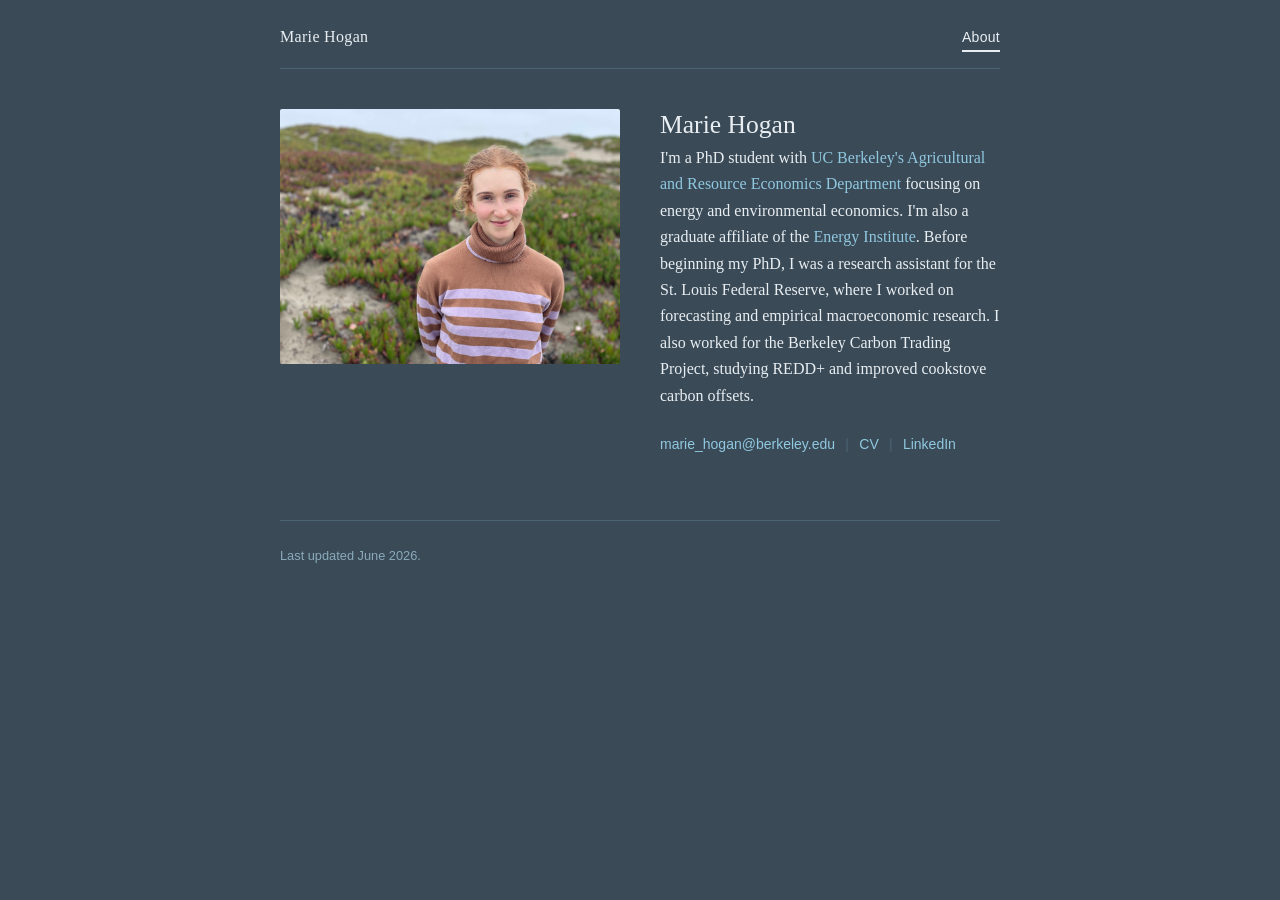
<file: index.html>
<!DOCTYPE html>
<html lang="en">
<head>
  <meta charset="UTF-8">
  <meta name="viewport" content="width=device-width, initial-scale=1.0">
  <title>Marie Hogan</title>
  <link rel="stylesheet" href="assets/css/style.css">
</head>
<body>

<nav>
  <a class="site-name" href="index.html">Marie Hogan</a>
  <a href="index.html" class="active">About</a>
</nav>

<main>
  <div class="about-layout">

    <img src="assets/photo.jpg" alt="Marie Hogan" class="photo">

    <div class="about-text">
      <h1>Marie Hogan</h1>

      <p>
        I'm a PhD student with <a href="https://are.berkeley.edu">UC Berkeley's Agricultural and Resource Economics Department</a>
        focusing on energy and environmental economics. I'm also a graduate affiliate of the
        <a href="https://haas.berkeley.edu/energy-institute/">Energy Institute</a>. Before beginning my PhD, I was a research assistant for the St. Louis
        Federal Reserve, where I worked on forecasting and empirical macroeconomic research.
        I also worked for the Berkeley Carbon Trading Project, studying REDD+ and improved
        cookstove carbon offsets.
      </p>

      <div class="contact-links">
        <a href="mailto:marie_hogan@berkeley.edu">marie_hogan@berkeley.edu</a>
        <span>|</span>
        <a href="assets/cv.pdf">CV</a>
        <span>|</span>
        <a href="https://www.linkedin.com/in/marie-hogan-52aa5b13a/" target="_blank" rel="noopener">LinkedIn</a>
      </div>
    </div>

  </div>
</main>

<footer>
  Last updated June 2026.
</footer>

</body>
</html>
</file>
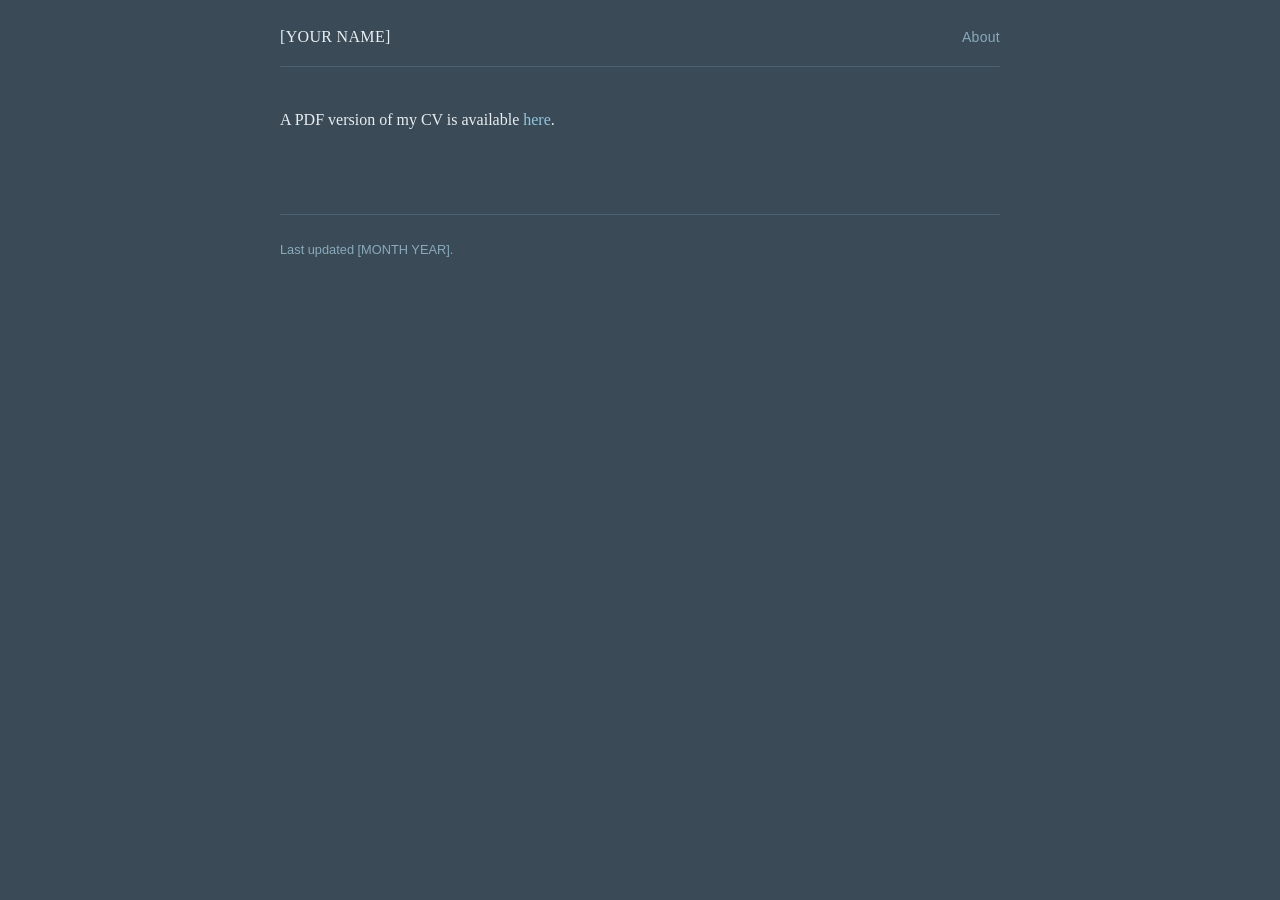
<file: cv.html>
<!DOCTYPE html>
<html lang="en">
<head>
  <meta charset="UTF-8">
  <meta name="viewport" content="width=device-width, initial-scale=1.0">
  <title>CV &mdash; [YOUR NAME]</title>
  <link rel="stylesheet" href="assets/css/style.css">
</head>
<body>

<nav>
  <a class="site-name" href="index.html">[YOUR NAME]</a>
  <a href="index.html">About</a>
</nav>

<main>

  <p>A PDF version of my CV is available <a href="assets/cv.pdf">here</a>.</p>

</main>

<footer>
  Last updated [MONTH YEAR].
</footer>

</body>
</html>
</file>
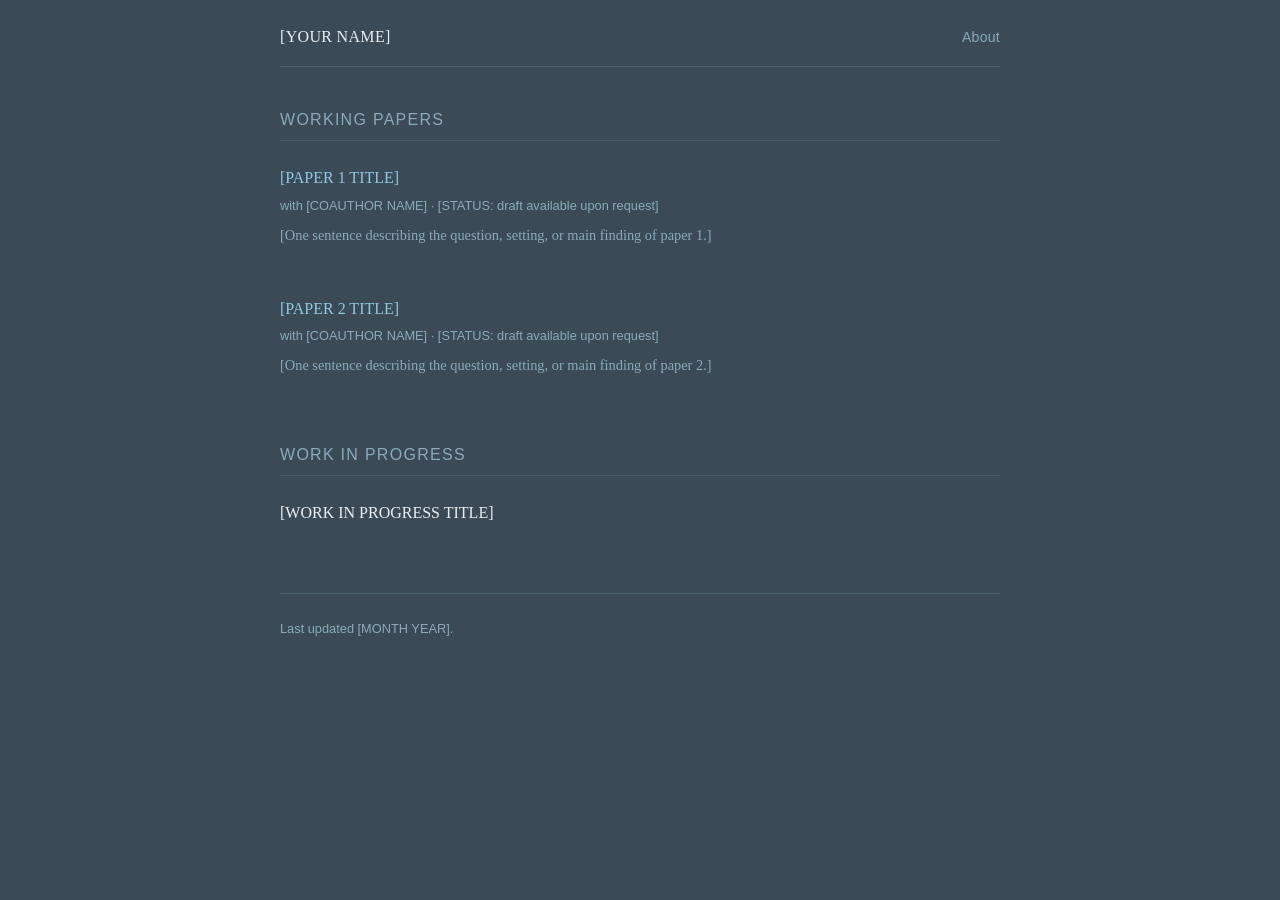
<file: research.html>
<!DOCTYPE html>
<html lang="en">
<head>
  <meta charset="UTF-8">
  <meta name="viewport" content="width=device-width, initial-scale=1.0">
  <title>Research &mdash; [YOUR NAME]</title>
  <link rel="stylesheet" href="assets/css/style.css">
</head>
<body>

<nav>
  <a class="site-name" href="index.html">[YOUR NAME]</a>
  <a href="index.html">About</a>
</nav>

<main>

  <section>
    <h2>Working Papers</h2>
    <ul class="paper-list">

      <li class="paper">
        <p class="paper-title"><a href="#">[PAPER 1 TITLE]</a></p>
        <p class="paper-meta">with [COAUTHOR NAME] &middot; [STATUS: draft available upon request]</p>
        <p class="paper-abstract">[One sentence describing the question, setting, or main finding of paper 1.]</p>
      </li>

      <li class="paper">
        <p class="paper-title"><a href="#">[PAPER 2 TITLE]</a></p>
        <p class="paper-meta">with [COAUTHOR NAME] &middot; [STATUS: draft available upon request]</p>
        <p class="paper-abstract">[One sentence describing the question, setting, or main finding of paper 2.]</p>
      </li>

    </ul>
  </section>

  <section>
    <h2>Work in Progress</h2>
    <ul class="paper-list">

      <li class="paper">
        <p class="paper-title">[WORK IN PROGRESS TITLE]</p>
      </li>

    </ul>
  </section>

</main>

<footer>
  Last updated [MONTH YEAR].
</footer>

</body>
</html>
</file>
<file: assets/css/style.css>
*, *::before, *::after {
  box-sizing: border-box;
  margin: 0;
  padding: 0;
}

:root {
  --text: #e8eef2;
  --muted: #8aaabb;
  --accent: #90c8e0;
  --border: #4a6272;
  --max-width: 720px;
}

html {
  font-size: 16px;
}

body {
  font-family: Georgia, "Times New Roman", serif;
  color: var(--text);
  background: #3a4a57;
  line-height: 1.65;
  padding: 0 1.25rem;
}

/* ── Navigation ── */

nav {
  max-width: var(--max-width);
  margin: 0 auto;
  padding: 1.5rem 0 1rem;
  display: flex;
  align-items: baseline;
  gap: 0.25rem 1.75rem;
  flex-wrap: wrap;
  border-bottom: 1px solid var(--border);
}

nav .site-name {
  font-size: 1rem;
  font-weight: normal;
  font-family: Georgia, "Times New Roman", serif;
  color: var(--text);
  text-decoration: none;
  margin-right: auto;
}

nav a {
  font-family: -apple-system, BlinkMacSystemFont, "Segoe UI", Helvetica, Arial, sans-serif;
  font-size: 0.875rem;
  color: var(--muted);
  text-decoration: none;
  letter-spacing: 0.02em;
}

nav a:hover {
  color: var(--text);
}

nav a.active {
  color: var(--text);
  border-bottom: 2px solid var(--text);
  padding-bottom: 1px;
}

/* ── Main content ── */

main {
  max-width: var(--max-width);
  margin: 0 auto;
  padding: 2.5rem 0 4rem;
}

/* ── About page ── */

.about-layout {
  display: grid;
  grid-template-columns: 1fr 1fr;
  gap: 2.5rem;
  align-items: start;
}

.photo {
  display: block;
  width: 100%;
  border-radius: 2px;
}

@media (max-width: 560px) {
  .about-layout {
    grid-template-columns: 1fr;
  }
}


h1 {
  font-size: 1.6rem;
  font-weight: normal;
  margin-bottom: 0.25rem;
  line-height: 1.25;
}

.subtitle {
  font-family: -apple-system, BlinkMacSystemFont, "Segoe UI", Helvetica, Arial, sans-serif;
  font-size: 0.875rem;
  color: var(--muted);
  margin-bottom: 1.5rem;
}

p {
  margin-bottom: 1rem;
}

p a {
  color: var(--accent);
  text-decoration: none;
}

p a:hover {
  text-decoration: underline;
}

.contact-links {
  margin-top: 1.5rem;
  font-family: -apple-system, BlinkMacSystemFont, "Segoe UI", Helvetica, Arial, sans-serif;
  font-size: 0.875rem;
}

.contact-links a {
  color: var(--accent);
  text-decoration: none;
}

.contact-links a:hover {
  text-decoration: underline;
}

.contact-links span {
  color: var(--border);
  margin: 0 0.4rem;
}

/* ── Research page ── */

h2 {
  font-size: 1rem;
  font-weight: normal;
  font-family: -apple-system, BlinkMacSystemFont, "Segoe UI", Helvetica, Arial, sans-serif;
  letter-spacing: 0.08em;
  text-transform: uppercase;
  color: var(--muted);
  margin-bottom: 1.5rem;
  padding-bottom: 0.4rem;
  border-bottom: 1px solid var(--border);
}

.paper-list {
  list-style: none;
  display: flex;
  flex-direction: column;
  gap: 2rem;
}

.paper {
  /* no extra style needed */
}

.paper-title {
  font-size: 1rem;
  font-weight: normal;
  margin-bottom: 0.2rem;
}

.paper-title a {
  color: var(--accent);
  text-decoration: none;
}

.paper-title a:hover {
  text-decoration: underline;
}

.paper-meta {
  font-family: -apple-system, BlinkMacSystemFont, "Segoe UI", Helvetica, Arial, sans-serif;
  font-size: 0.8rem;
  color: var(--muted);
  margin-bottom: 0.5rem;
}

.paper-abstract {
  font-size: 0.9rem;
  color: var(--muted);
}

.paper-links {
  margin-top: 0.4rem;
  font-family: -apple-system, BlinkMacSystemFont, "Segoe UI", Helvetica, Arial, sans-serif;
  font-size: 0.8rem;
}

.paper-links a {
  color: var(--accent);
  text-decoration: none;
  margin-right: 0.75rem;
}

.paper-links a:hover {
  text-decoration: underline;
}

section + section {
  margin-top: 3rem;
}

/* ── CV page ── */

.cv-header {
  margin-bottom: 2rem;
}

.cv-download {
  margin-top: 0.75rem;
  font-family: -apple-system, BlinkMacSystemFont, "Segoe UI", Helvetica, Arial, sans-serif;
  font-size: 0.875rem;
}

.cv-download a {
  color: var(--accent);
  text-decoration: none;
}

.cv-download a:hover {
  text-decoration: underline;
}

.cv-section {
  margin-bottom: 2.5rem;
}

.cv-row {
  display: grid;
  grid-template-columns: 100px 1fr;
  gap: 0.25rem 1.5rem;
  margin-bottom: 1rem;
  font-size: 0.95rem;
}

.cv-year {
  font-family: -apple-system, BlinkMacSystemFont, "Segoe UI", Helvetica, Arial, sans-serif;
  font-size: 0.8rem;
  color: var(--muted);
  padding-top: 0.15rem;
}

.cv-detail strong {
  font-weight: normal;
  font-style: italic;
}

.cv-detail .institution {
  font-style: normal;
  font-family: -apple-system, BlinkMacSystemFont, "Segoe UI", Helvetica, Arial, sans-serif;
  font-size: 0.85rem;
  color: var(--muted);
}

/* ── Footer ── */

footer {
  max-width: var(--max-width);
  margin: 0 auto;
  padding: 1.5rem 0;
  border-top: 1px solid var(--border);
  font-family: -apple-system, BlinkMacSystemFont, "Segoe UI", Helvetica, Arial, sans-serif;
  font-size: 0.8rem;
  color: var(--muted);
}

/* ── Mobile ── */

@media (max-width: 560px) {
  .cv-row {
    grid-template-columns: 70px 1fr;
  }
}
</file>
